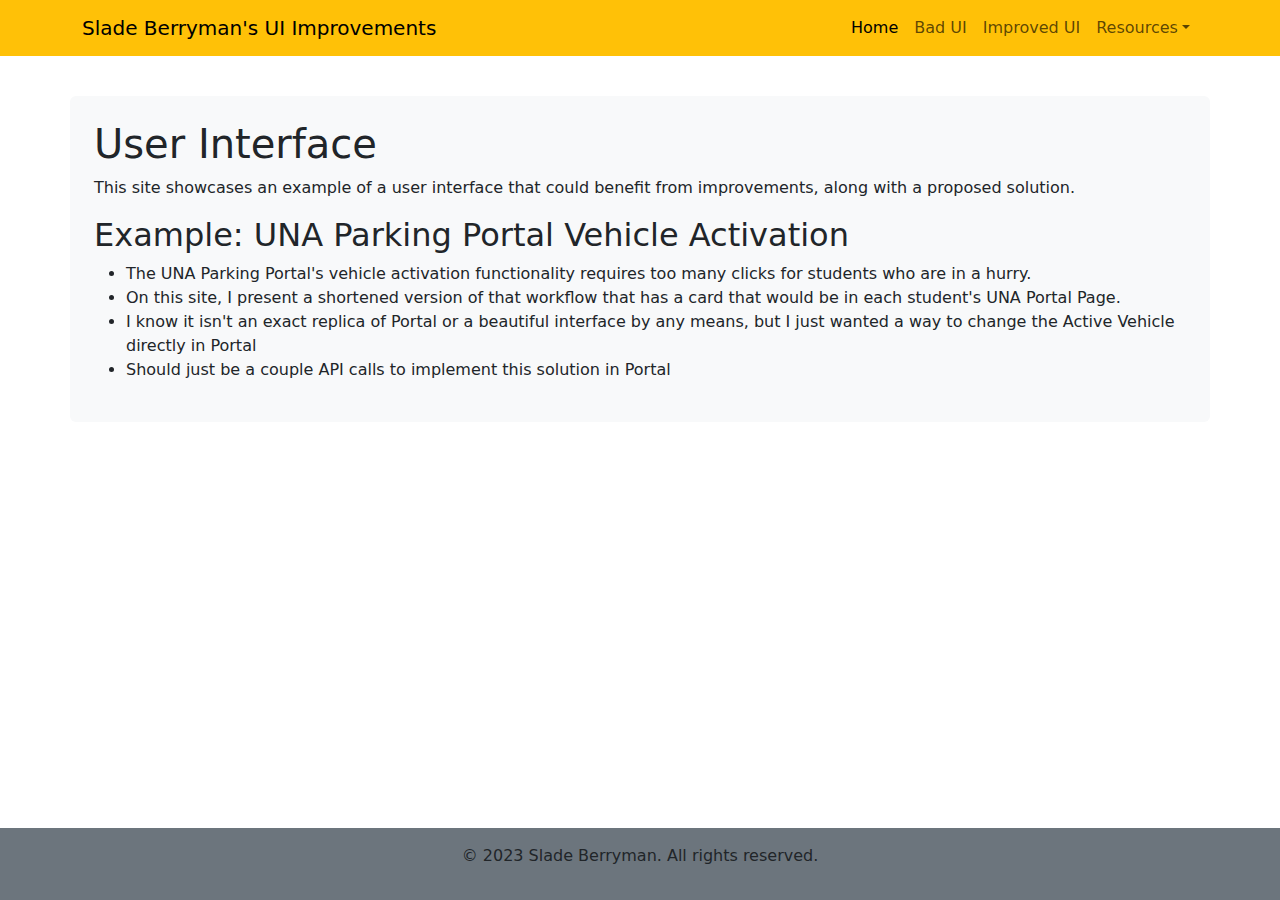
<file: index.html>
<!DOCTYPE html>
<html lang="en">

<head>
  <meta charset="UTF-8">
  <meta name="viewport" content="width=device-width, initial-scale=1.0">
  <link rel="stylesheet" href="https://cdn.jsdelivr.net/npm/bootstrap@5.3.0/dist/css/bootstrap.min.css">
  <title>Home</title>
</head>

<body>

  <!-- Navbar -->
  <nav class="navbar navbar-expand-lg navbar-light bg-warning fixed-top">
    <div class="container">
      <a class="navbar-brand" href="https://www.linkedin.com/in/sladeberryman/" target="_blank">Slade Berryman's UI Improvements

      </a>
      <button class="navbar-toggler" type="button" data-bs-toggle="collapse" data-bs-target="#navbarNav"
        aria-controls="navbarNav" aria-expanded="false" aria-label="Toggle navigation">
        <span class="navbar-toggler-icon"></span>
      </button>
      <div class="collapse navbar-collapse" id="navbarNav">
        <ul class="navbar-nav ms-auto">
          <li class="nav-item">
            <a class="nav-link active" href="index.html">Home</a>
          </li>
          <li class="nav-item">
            <a class="nav-link" href="bad.html">Bad UI</a>
          </li>
          <li class="nav-item">
            <a class="nav-link" href="fix.html">Improved UI</a>
          </li>
          <li class="nav-item dropdown">
            <a class="nav-link dropdown-toggle" href="#" id="resourcesDropdown" role="button" data-bs-toggle="dropdown"
              aria-expanded="false">Resources</a>
            <ul class="dropdown-menu" aria-labelledby="resourcesDropdown">
              <li>
                <a class="dropdown-item" href="https://github.com/sladeberryman/juliett-376" target="_blank">Source Code</a>
              </li>
              <li>
                <a class="dropdown-item" href="https://validator.w3.org/nu/?showsource=yes&doc=https%3A%2F%2Fsladeberryman.github.io%2Fjuliett-376%2F" target="_blank">Nu Validation</a>
              </li>
            </ul>
          </li>
        </ul>
      </div>
    </div>
  </nav>
  <br><br>

  <div class="container mt-8 my-5 bg-light p-4 rounded">
    <!-- Content -->
    <h1>User Interface</h1>
    <p>This site showcases an example of a user interface that could benefit from improvements, along with a proposed solution.</p>
    <h2>Example: UNA Parking Portal Vehicle Activation</h2>
    <ul>
      <li>The UNA Parking Portal's vehicle activation functionality requires too many clicks for students who are in a hurry.</li>
      <li>On this site, I present a shortened version of that workflow that has a card that would be in each student's UNA Portal Page.</li>
      <li>I know it isn't an exact replica of Portal or a beautiful interface by any means, but I just wanted a way to change the Active Vehicle directly in Portal</li>
      <li>Should just be a couple API calls to implement this solution in Portal</li>
    </ul>
  </div>

  <footer class="bg-secondary text-center py-3 fixed-bottom">
    <div class="container">
      <p>&copy; 2023 Slade Berryman. All rights reserved.</p>
    </div>
  </footer>

  <script src="https://cdn.jsdelivr.net/npm/bootstrap@5.3.0/dist/js/bootstrap.bundle.min.js"></script>
</body>

</html>
</file>
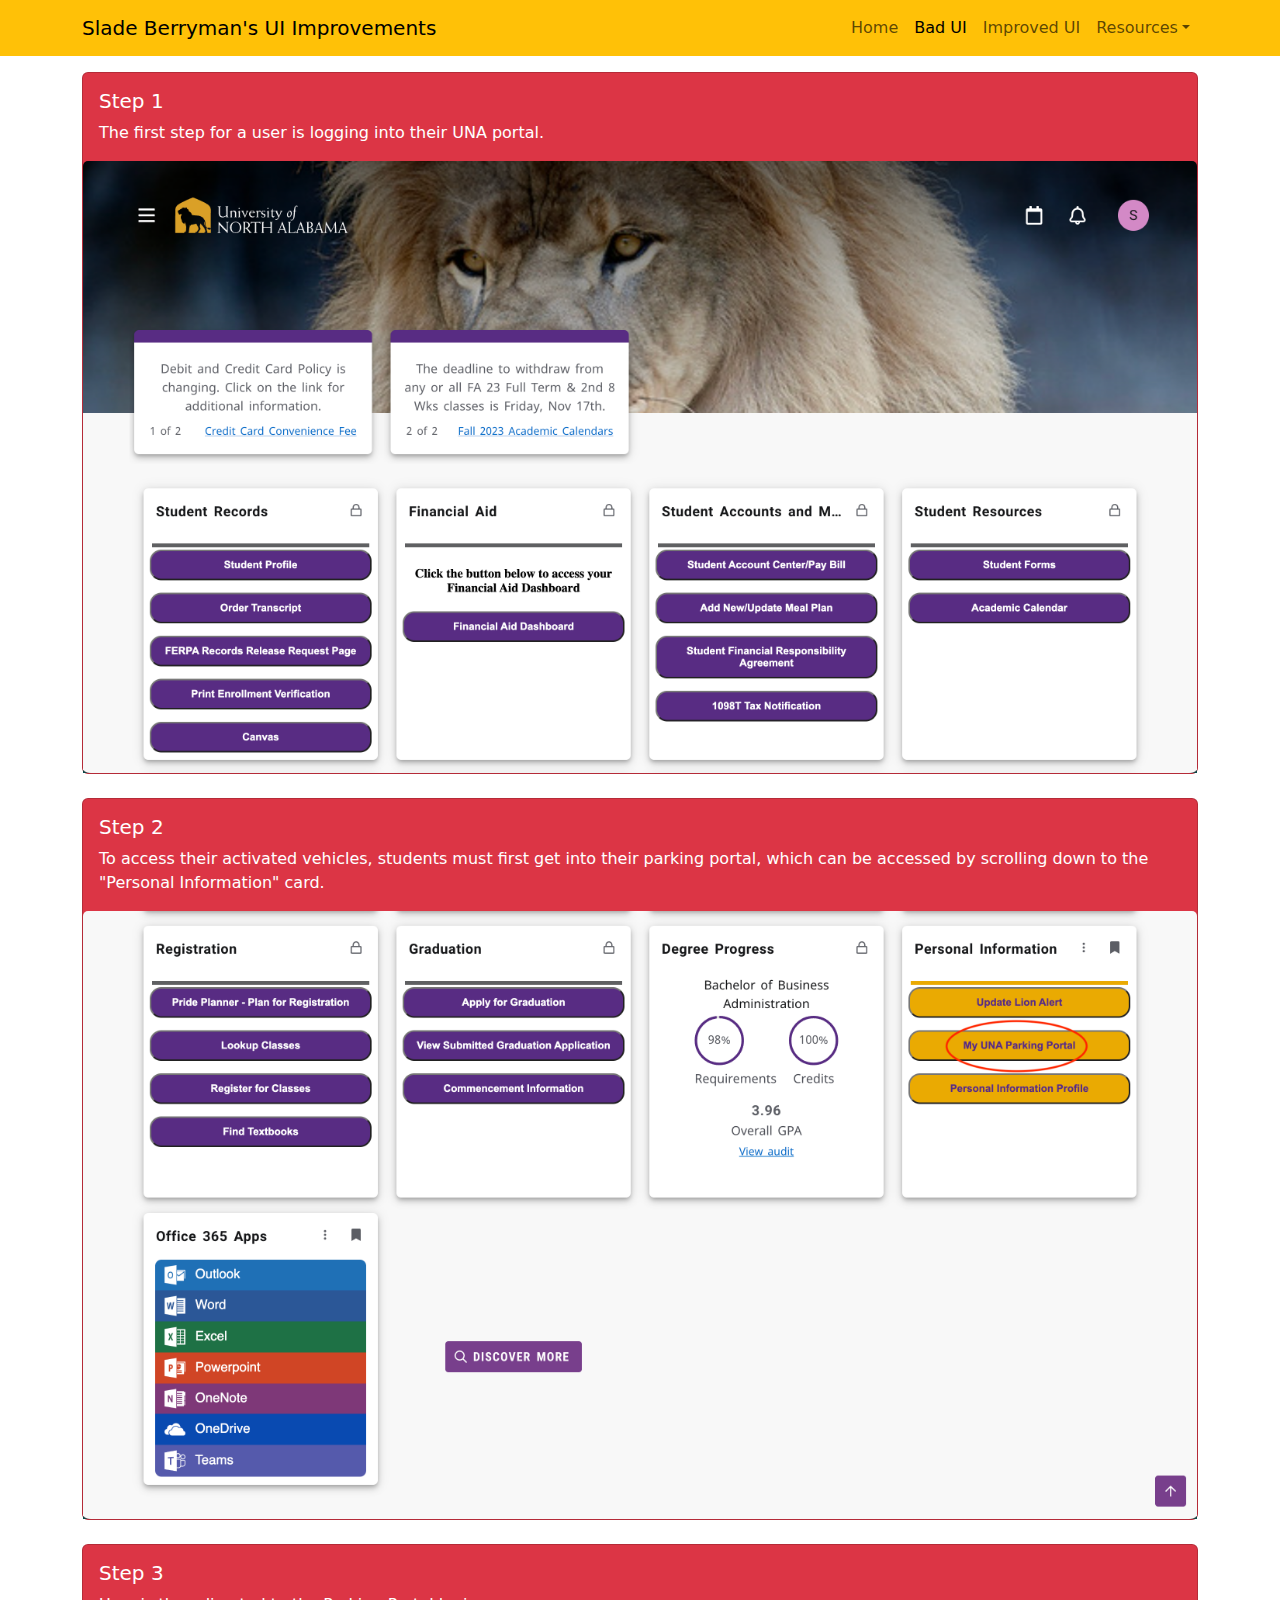
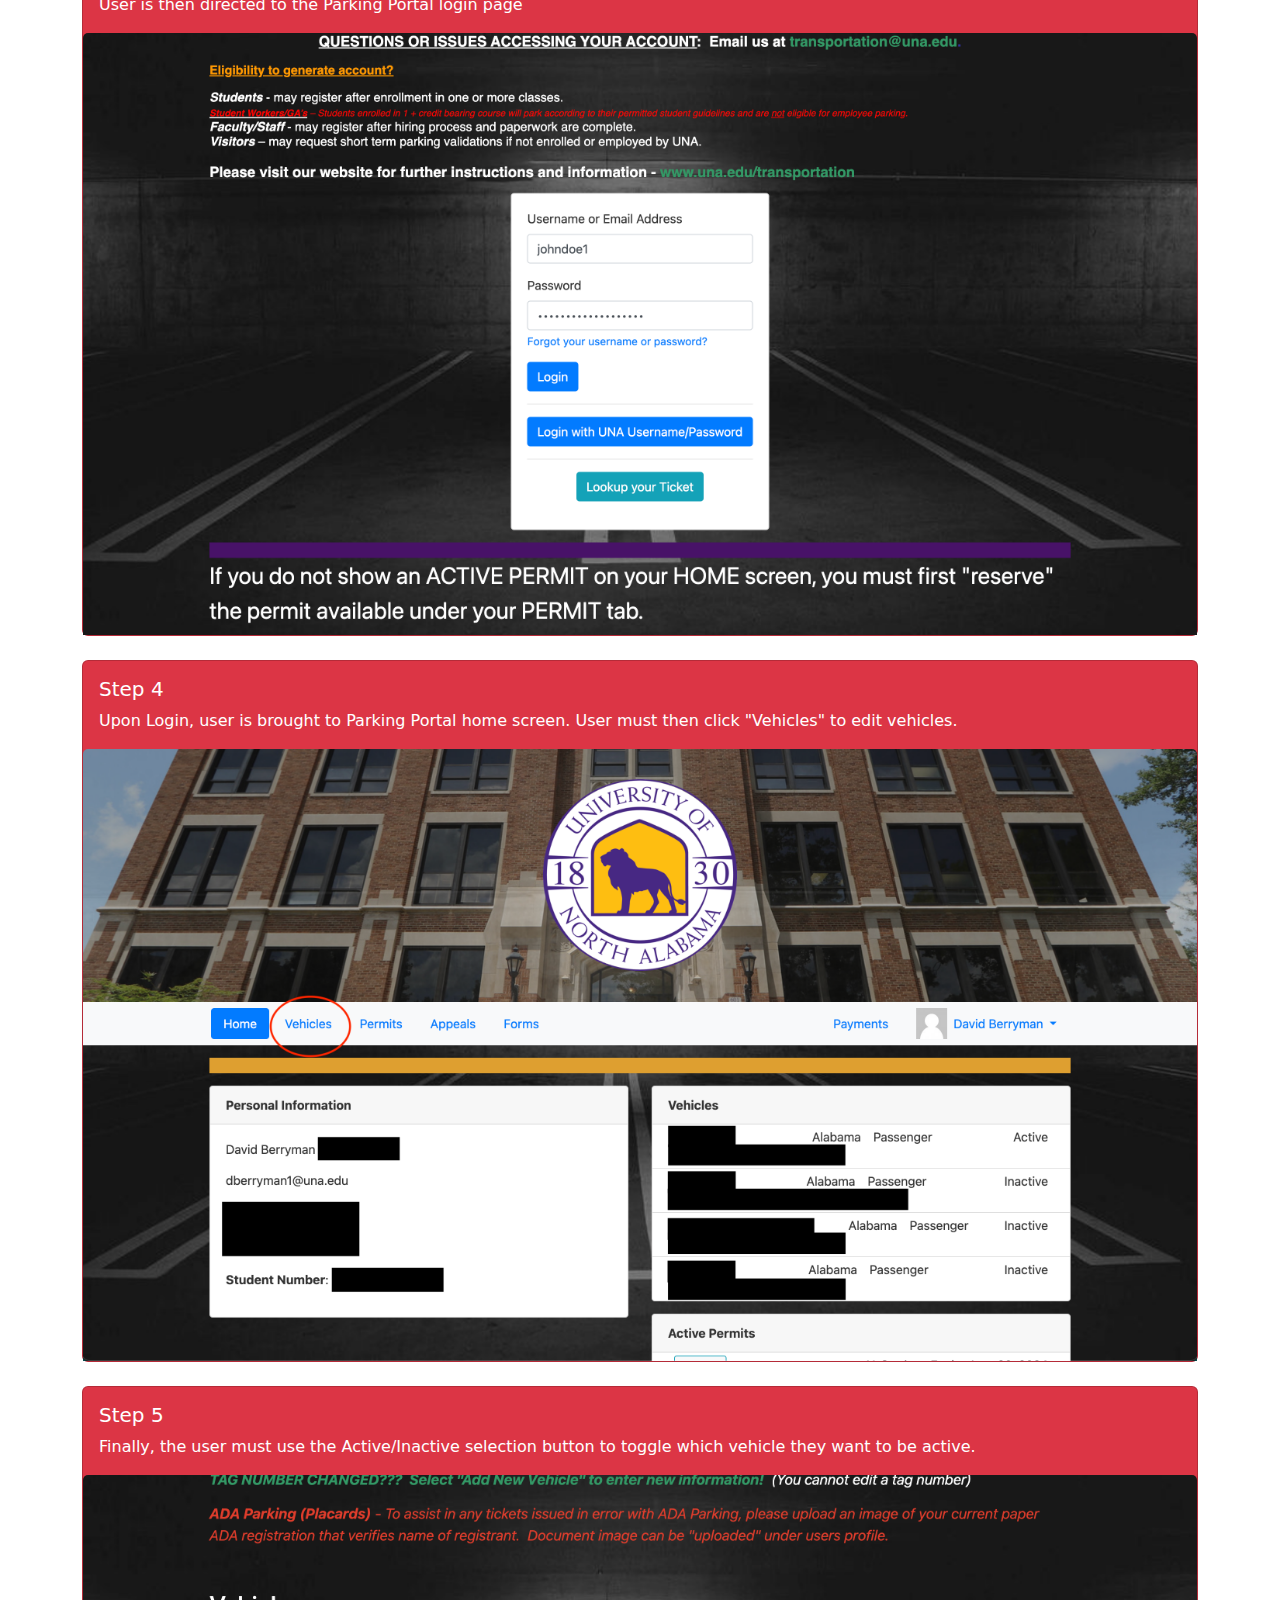
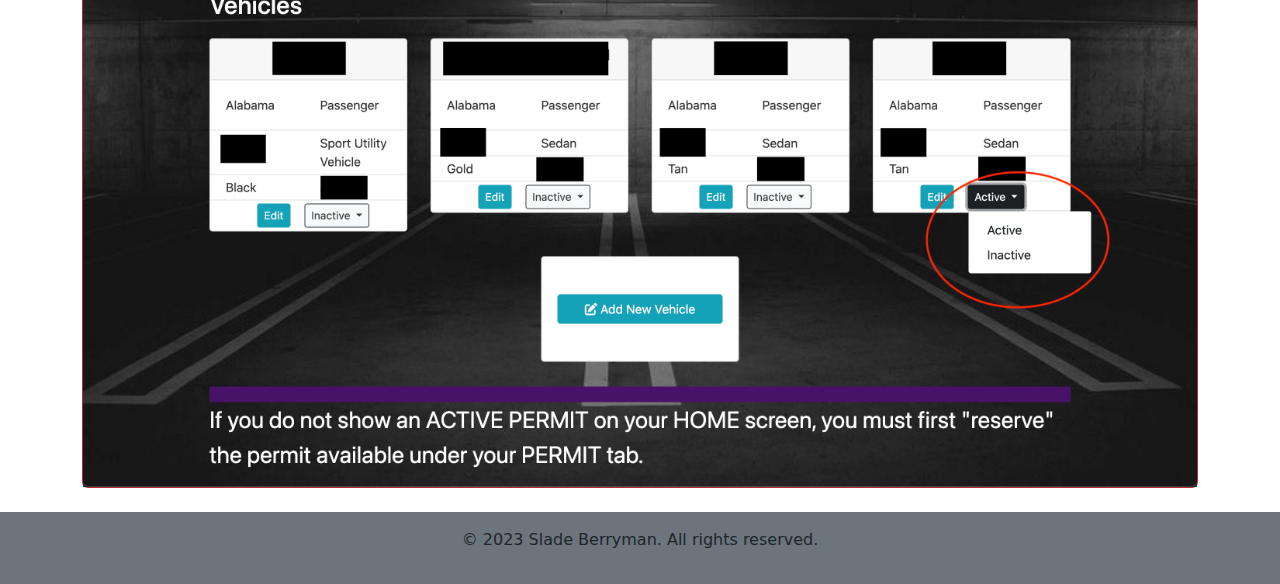
<file: bad.html>
<!DOCTYPE html>
<html lang="en">

<head>
  <meta charset="UTF-8">
  <meta name="viewport" content="width=device-width, initial-scale=1.0">
  <link rel="stylesheet" href="https://cdn.jsdelivr.net/npm/bootstrap@5.3.0/dist/css/bootstrap.min.css">
  <title>Bad User Interface</title>
</head>

<body>

      <!-- Navbar -->
      <nav class="navbar navbar-expand-lg navbar-light bg-warning fixed-top">
        <div class="container">
          <a class="navbar-brand" href="https://www.linkedin.com/in/sladeberryman/" target="_blank">Slade Berryman's UI Improvements

          </a>
          <button class="navbar-toggler" type="button" data-bs-toggle="collapse" data-bs-target="#navbarNav"
            aria-controls="navbarNav" aria-expanded="false" aria-label="Toggle navigation">
            <span class="navbar-toggler-icon"></span>
          </button>
          <div class="collapse navbar-collapse" id="navbarNav">
            <ul class="navbar-nav ms-auto">
              <li class="nav-item">
                <a class="nav-link" href="index.html">Home</a>
              </li>
              <li class="nav-item">
                <a class="nav-link active" href="bad.html">Bad UI</a>
              </li>
              <li class="nav-item">
                <a class="nav-link" href="fix.html">Improved UI</a>
              </li>
              <li class="nav-item dropdown">
                <a class="nav-link dropdown-toggle" href="#" id="resourcesDropdown" role="button" data-bs-toggle="dropdown"
                  aria-expanded="false">Resources</a>
                <ul class="dropdown-menu" aria-labelledby="resourcesDropdown">
                <li>
                    <a class="dropdown-item" href="https://github.com/sladeberryman/juliett-376" target="_blank">Source Code</a>
                </li>
                <li>
                    <a class="dropdown-item" href="https://validator.w3.org/nu/?showsource=yes&doc=https%3A%2F%2Fsladeberryman.github.io%2Fjuliett-376%2F" target="_blank">Nu Validation</a>
                </li>
                </ul>
              </li>
            </ul>
          </div>
        </div>
      </nav>
  <!-- Container -->
  <div class="container">
    <br>
    <br><!-- this is lazy but maybe I will remember to fix it -->
    <br>

    <div class="card mb-4 bg-danger text-white">
      <div class="card-body">
        <h5 class="card-title">Step 1</h5>
        <p class="card-text">The first step for a user is logging into their UNA portal.</p>
      </div>
      <img src="img/portal_1.png" class="card-img-top" alt="UNA Portal 1">
    </div>

    <div class="card mb-4 bg-danger text-white">
      <div class="card-body">
        <h5 class="card-title">Step 2</h5>
        <p class="card-text">To access their activated vehicles, students must first get into their parking portal, which can be accessed by scrolling down to the "Personal Information" card.</p>
      </div>
      <img src="img/portal_2.png" class="card-img-top" alt="UNA Portal 2">
    </div>

    <div class="card mb-4 bg-danger text-white">
      <div class="card-body">
        <h5 class="card-title">Step 3</h5>
        <p class="card-text">User is then directed to the Parking Portal login page</p>
      </div>
      <img src="img/parking_1.png" class="card-img-top" alt="Parking Portal Login">
    </div>

    <div class="card mb-4 bg-danger text-white">
      <div class="card-body">
        <h5 class="card-title">Step 4</h5>
        <p class="card-text">Upon Login, user is brought to Parking Portal home screen. User must then click "Vehicles" to edit vehicles.</p>
      </div>
      <img src="img/parking_2.png" class="card-img-top" alt="Parking Portal Home">
    </div>

    <div class="card mb-4 bg-danger text-white">
      <div class="card-body">
        <h5 class="card-title">Step 5</h5>
        <p class="card-text">Finally, the user must use the Active/Inactive selection button to toggle which vehicle they want to be active.</p>
      </div>
      <img src="img/parking_3.png" class="card-img-top" alt="Parking Portal Home">
    </div>

  </div>

  <footer class="bg-secondary text-center py-3">
    <div class="container">
      <p>&copy; 2023 Slade Berryman. All rights reserved.</p>
    </div>
  </footer>

  <script src="https://cdn.jsdelivr.net/npm/bootstrap@5.3.0/dist/js/bootstrap.bundle.min.js"></script>
</body>

</html>
</file>
